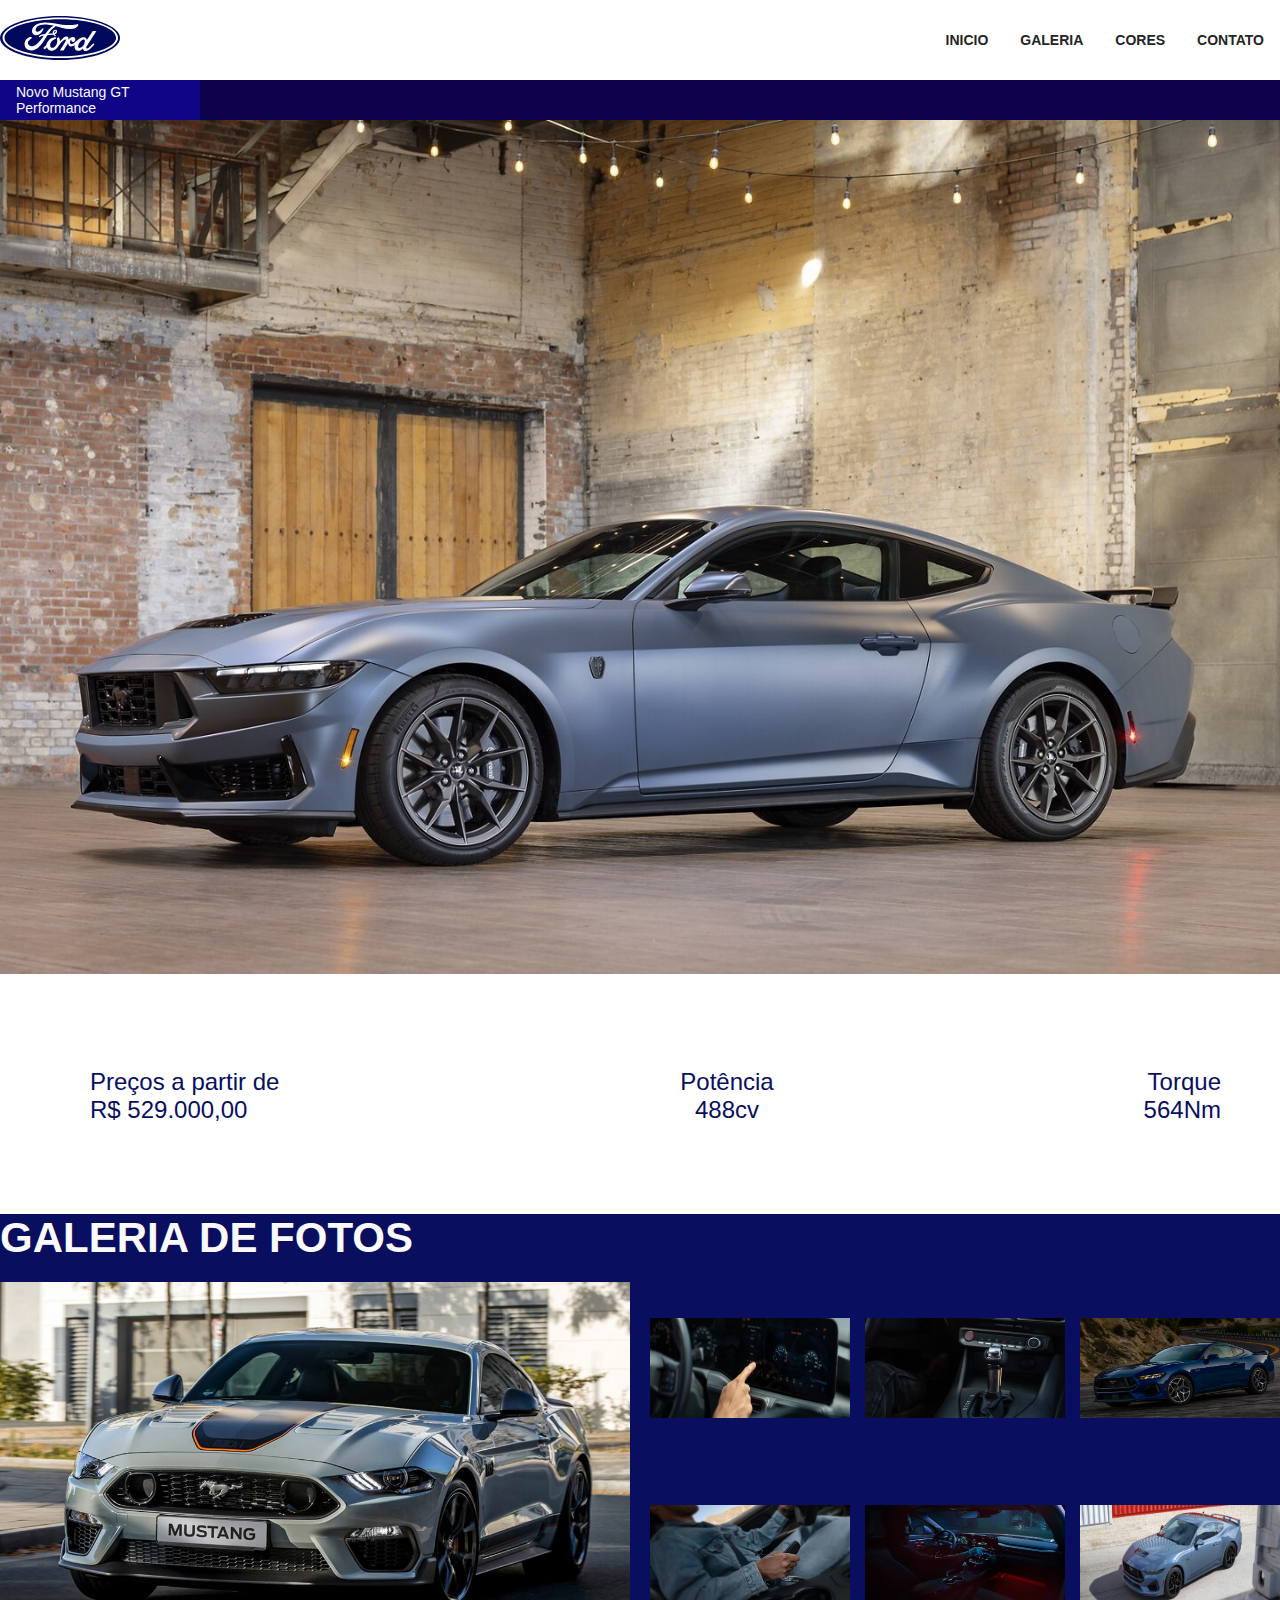
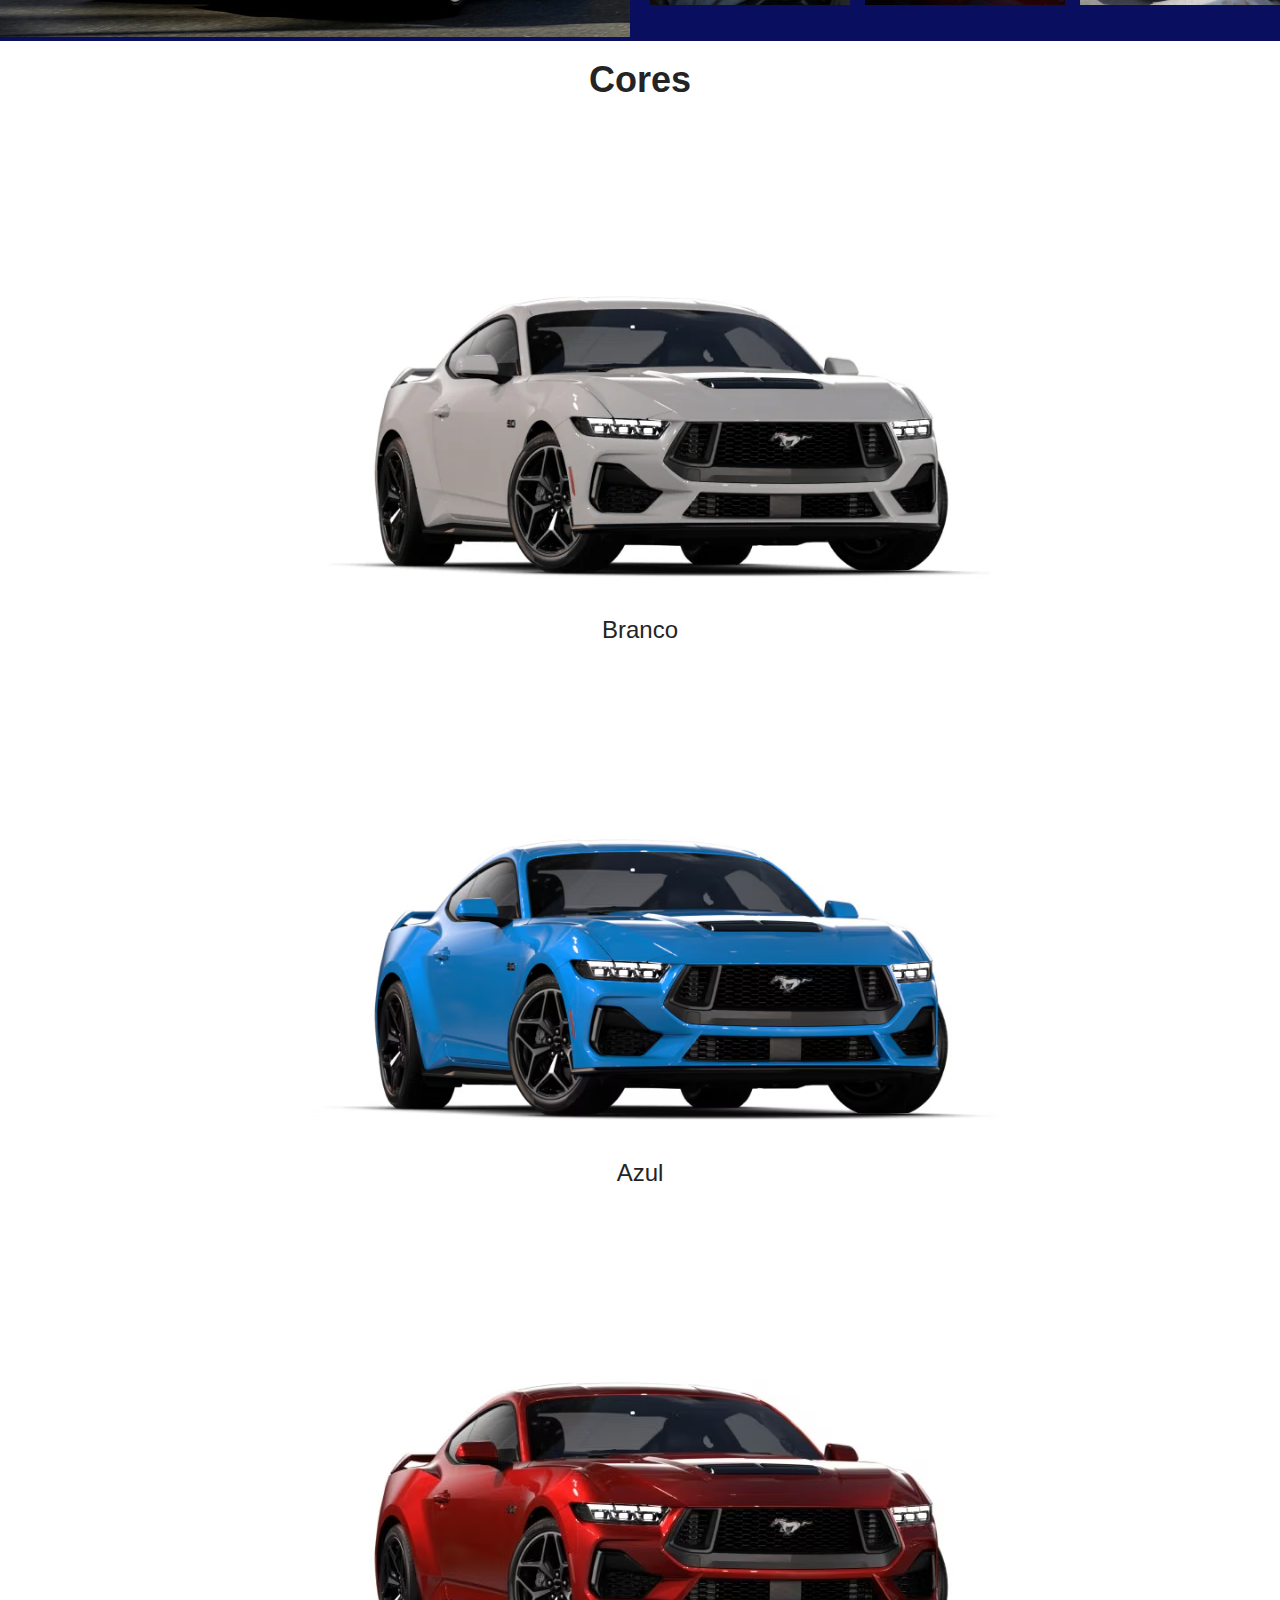
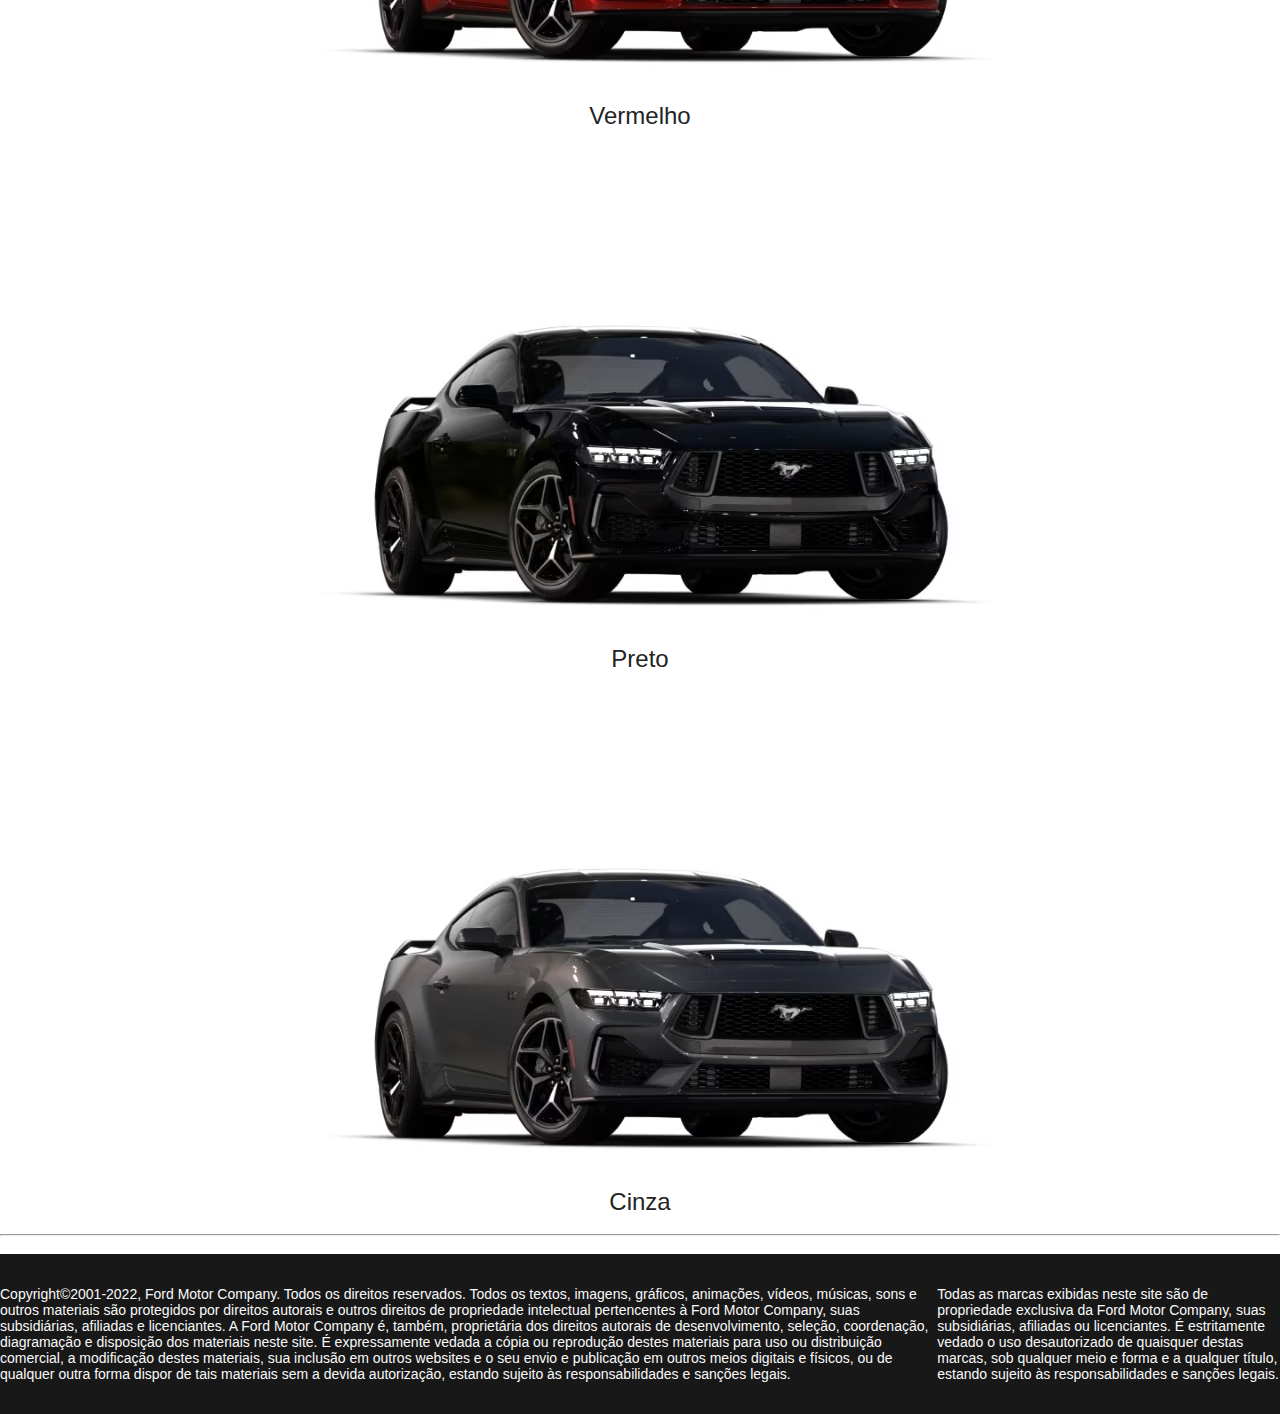
<file: index.html>
<!DOCTYPE html>
<html lang="pt-BR">

<head>
    <meta charset="UTF-8">
    <meta name="viewport" content="width=device-width, initial-scale=1.0">
    <title>Ford Mustang | Landing Page</title>
    <link rel="stylesheet" href="css/style.css">
</head>

<body>
    <header>
        <nav>
            <div class="logo">
                <img src="assets/ford-logo.svg" alt="Logo Jeep">
            </div>
            <menu>
                <a href="">Inicio</a>
                <a href="">Galeria</a>
                <a href="">Cores</a>
                <a href="">Contato</a>
            </menu>
        </nav>
        <div class="bar">
            <div class="bar-text">
                Novo Mustang GT Performance
            </div>
        </div>
    </header>
    <main>

        <section id="inicio">
            <div class="banner">
                <img src="assets/banner-ford.jfif" alt="Ford Mustang">
            </div>
        </section>
        <section class="info">
            <div class="preco">
                <p>Preços a partir de <br> R$ 529.000,00</p>
            </div>
            <div class="potencia">
                <p>Potência <br> 488cv</p>
            </div>
            <div class="torque">
                <p>Torque <br> 564Nm
                </p>
            </div>
        </section>


    </main>
    <section id="galeria">
        <div class="galeria">
            <h2>Galeria de Fotos</h2>
            <div class="large">
                <div class="img-large">
                    <img src="assets/large-img.jpg" alt="" id="fotoGrande">
                </div>
            </div>
            <div class="thumbs">
                <div class="thumb" onclick="trocaImg('thumb-ford.avif')">
                    <img src="assets/thumb-ford.avif" alt="">
                </div>
                <div class="thumb" onclick="trocaImg('cambio-ford.avif')">
                    <img src="assets/cambio-ford.avif" alt="">
                </div>
                <div class="thumb" onclick="trocaImg('mustang-azul-ford-escuro.png')">
                    <img src="assets/mustang-azul-ford-escuro.png" alt="">
                </div>
                <div class="thumb" onclick="trocaImg('freio-ford.avif')">
                    <img src="assets/freio-ford.avif" alt="">
                </div>
                <div class="thumb" onclick="trocaImg('interior-ford.avif')">
                    <img src="assets/interior-ford.avif" alt="">
                </div>
                <div class="thumb" onclick="trocaImg('ford-car.jpg')">
                    <img src="assets/ford-car.jpg" alt="">
                </div>
            </div>
        </div>
    </section>
    <br>
    <section id="cores ">
        <div class="titulo-cores ">
            <h2>Cores</h2>
            <div class="cor ">
                <img src="assets/branco.webp " alt=" ">
                <p>Branco</p>
            </div>
            <div class="cor ">
                <img src="assets/azul.avif " alt=" ">
                <p>Azul</p>
            </div>
            <div class="cor ">
                <img src="assets/red.avif " alt=" ">
                <p>Vermelho</p>
            </div>
            <div class="cor ">
                <img src="assets/black.avif " alt=" ">
                <p>Preto</p>
            </div>
            <div class="cor ">
                <img src="assets/cinza.avif " alt=" ">
                <p>Cinza</p>
            </div>
    </section>
    <br>
    <hr>
    <br>
    <section id="contato ">
        <footer>

            <div class="info ">
                <p>Copyright©2001-2022, Ford Motor Company. Todos os direitos reservados. Todos os textos, imagens, gráficos, animações, vídeos, músicas, sons e outros materiais são protegidos por direitos autorais e outros direitos de propriedade intelectual
                    pertencentes à Ford Motor Company, suas subsidiárias, afiliadas e licenciantes. A Ford Motor Company é, também, proprietária dos direitos autorais de desenvolvimento, seleção, coordenação, diagramação e disposição dos materiais neste
                    site. É expressamente vedada a cópia ou reprodução destes materiais para uso ou distribuição comercial, a modificação destes materiais, sua inclusão em outros websites e o seu envio e publicação em outros meios digitais e físicos,
                    ou de qualquer outra forma dispor de tais materiais sem a devida autorização, estando sujeito às responsabilidades e sanções legais.</p>

                <p>Todas as marcas exibidas neste site são de propriedade exclusiva da Ford Motor Company, suas subsidiárias, afiliadas ou licenciantes. É estritamente vedado o uso desautorizado de quaisquer destas marcas, sob qualquer meio e forma e a qualquer
                    título, estando sujeito às responsabilidades e sanções legais.</p>

            </div>
        </footer>
</body>

</html>
</file>
<file: css/style.css>
* {
    margin: 0;
    padding: 0;
    box-sizing: border-box;
    font-family: Arial, Helvetica, sans-serif;
}

body {}

header {
    width: 100%;
    height: 120px;
}

nav {
    width: 1280px;
    height: 80px;
    margin: 0 auto;
    display: flex;
    justify-content: space-between;
    align-items: center;
}

.logo {
    width: 120px;
}

.logo img {
    width: 100%;
}

menu {
    display: flex;
}

menu a:link,
menu a:visited {
    height: 80px;
    display: flex;
    align-items: center;
    padding: 0 16px;
    text-decoration: none;
    text-transform: uppercase;
    font-size: 14px;
    font-weight: bold;
    transition: .3s;
    color: #242424;
}

menu a:hover {
    background-color: #40424a;
}

.bar {
    width: 100%;
    height: 40px;
    background-color: #10014D;
}

.bar-text {
    width: 200px;
    height: 40px;
    background-color: #0F0586;
    color: #fafafa;
    display: flex;
    align-items: center;
    padding: 0 16px;
    font-size: 14px;
}

main {
    width: 100%;
}

section {
    width: 100%;
    position: relative;
}

.banner {
    width: 100%;
}

.banner img {
    width: 100%;
}

.preco {
    color: #090e5e;
    padding: 90px;
    font-size: 24px;
}

.potencia {
    color: #090e5e;
    font-size: 24px;
    text-align: center;
}

.torque {
    color: #090e5e;
    font-size: 24px;
    right: 100px;
    text-align: right;
    padding: 59px;
}

.galeria {
    width: 100%;
    display: flex;
    flex-wrap: wrap;
    margin: 0 auto;
    gap: 20px;
    background-color: #090e5e;
}

.galeria h2 {
    width: 100%;
    font-size: 42px;
    text-transform: uppercase;
    color: #fafafa;
}

.galeria h2 span {
    color: #090e5e;
    position: relative;
    top: 0px;
    top: 16px;
    left: -20px;
}

.thumbs {
    width: 630px;
    display: flex;
    align-items: center;
    flex-wrap: wrap;
    gap: 15px;
}

.thumb {
    width: 200px;
    height: 100px;
}

.thumb img {
    width: 100%;
    height: 100px;
}

.large {
    width: 630px;
}

.img-large {
    width: 100%;
}

.img-large img {
    width: 100%;
}

.titulo-cores {
    color: #242424;
    font-size: 24px;
    text-align: center;
}

.info {
    display: flex;
    justify-content: space-between;
    align-items: center;
}

.cor {
    width: 100%;
}

.cor img {
    width: 1280px;
}

footer {
    width: 100%;
    background-color: #181818;
}

footer nav {
    width: 1280px;
    display: flex;
    gap: 32px;
    margin: 0 auto;
}

footer nav menu,
footer nav .social {
    width: 624px;
    display: flex;
}

footer nav menu {
    flex-wrap: wrap;
    gap: 4px 16px;
}

footer nav menu a {
    display: flex;
    width: fit-content;
    height: 32px;
    justify-content: center;
    align-items: center;
    color: #fafafa text-decoration;
}

footer nav .social {
    gap: 16px;
    justify-content: end;
    align-items: center;
    color: #fafafa;
}

footer .info {
    width: 1280px;
    margin: 0 auto;
    padding: 32px 0;
    color: #fafafa;
}

footer .info p {
    font-size: 14px;
}
</file>
